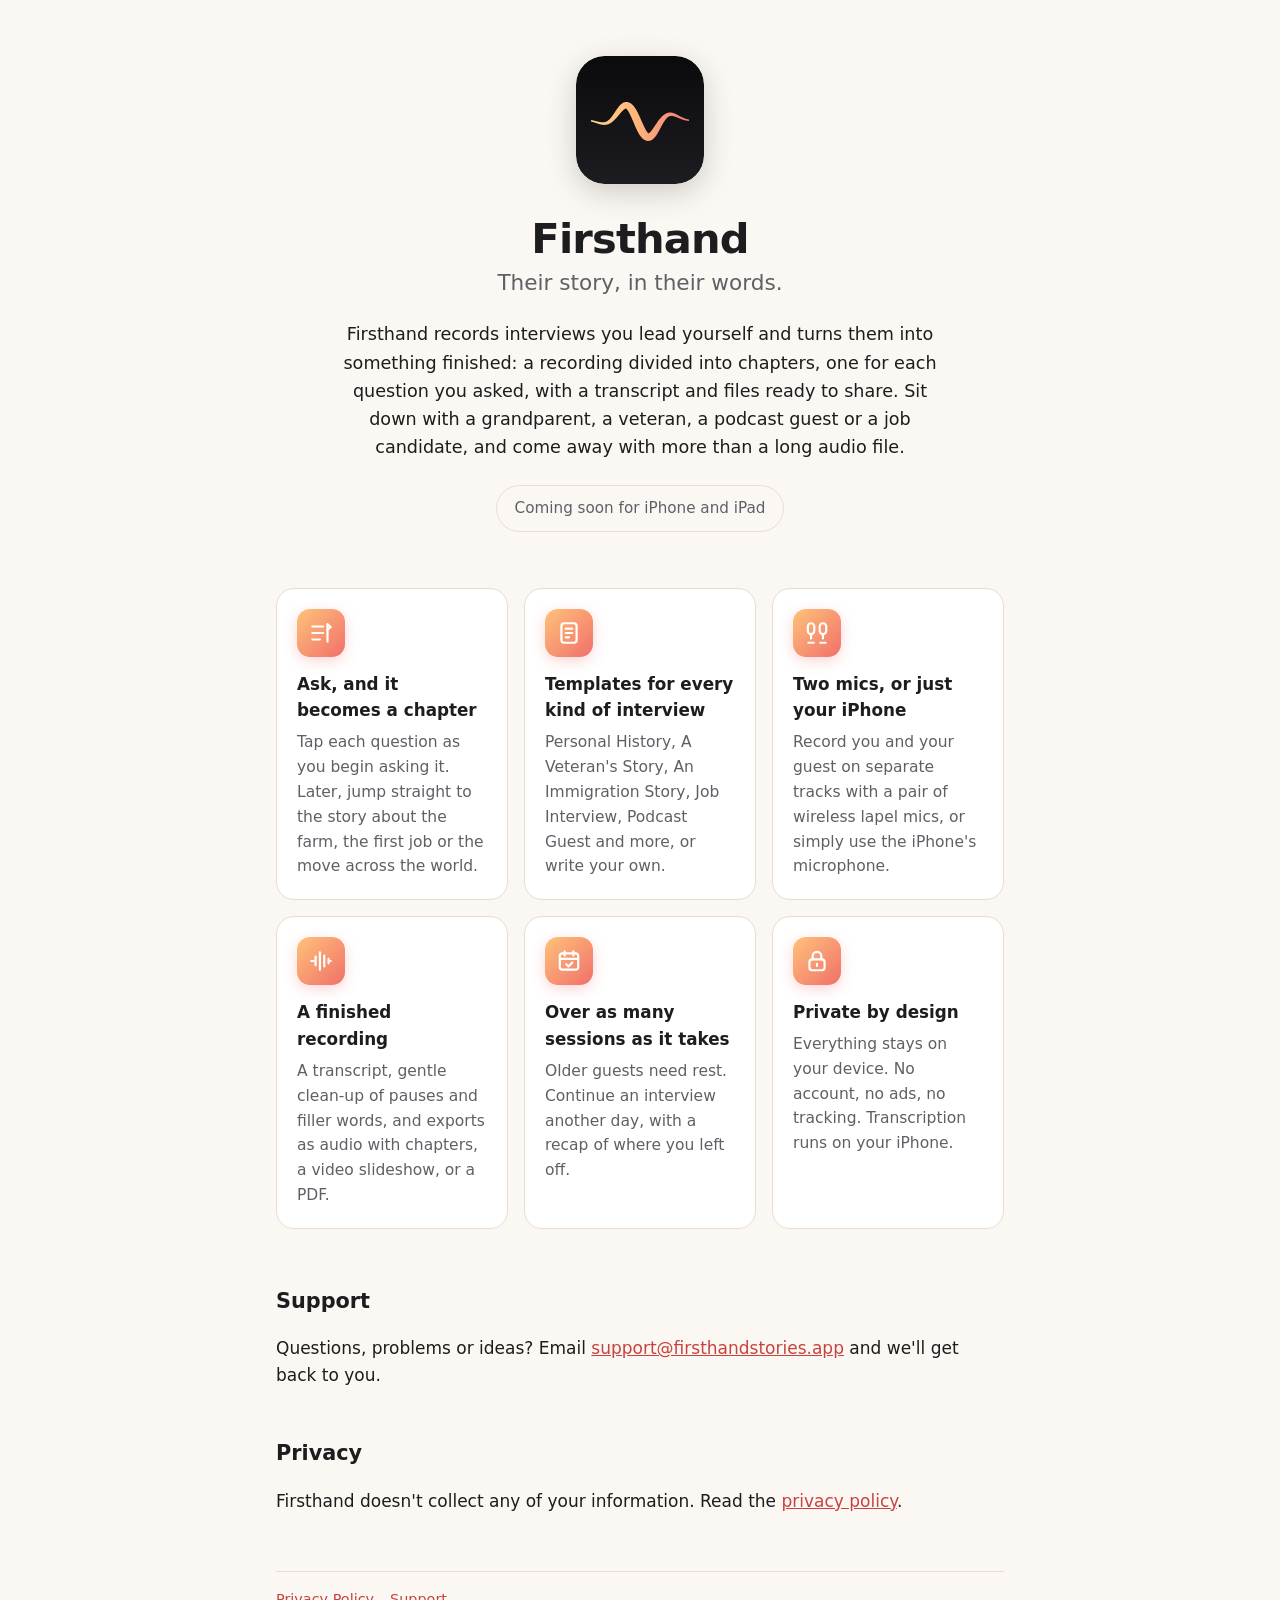
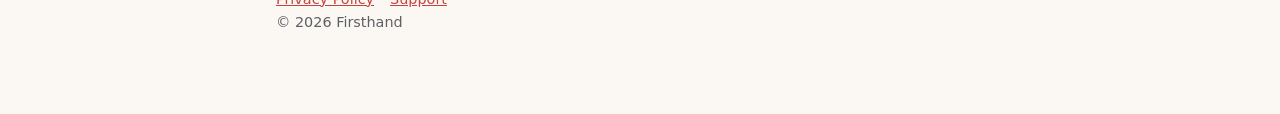
<file: index.html>
<!doctype html>
<html lang="en">
<head>
<meta charset="utf-8">
<meta name="viewport" content="width=device-width, initial-scale=1">
<title>Firsthand · Their story, in their words</title>
<meta name="description" content="Firsthand records interviews you lead yourself and turns them into a finished recording: chapters for each question, a transcript, and files ready to share. For iPhone and iPad.">
<link rel="icon" href="/icon.svg" type="image/svg+xml">
<style>
  :root { --bg: #fbf8f3; --fg: #1d1d1f; --muted: #5f5f66; --accent: #c8423f; --line: #e5ded3; --card: #ffffff; }
  @media (prefers-color-scheme: dark) {
    :root { --bg: #0b0b0d; --fg: #f2f2f4; --muted: #a3a3ab; --accent: #ff7462; --line: #2a2a30; --card: #16161a; }
  }
  * { box-sizing: border-box; }
  body { margin: 0; background: var(--bg); color: var(--fg);
         font: 17px/1.6 -apple-system, BlinkMacSystemFont, "Segoe UI", system-ui, sans-serif; }
  main { max-width: 760px; margin: 0 auto; padding: 56px 16px 80px; }
  .hero { text-align: center; }
  .hero img { width: 128px; height: 128px; border-radius: 28px; box-shadow: 0 8px 30px rgba(0,0,0,.18); }
  h1 { font-size: 2.6rem; line-height: 1.1; margin: 24px 0 4px; letter-spacing: -0.02em; }
  .tagline { font-size: 1.35rem; color: var(--muted); margin: 0 0 20px; }
  .lede { font-size: 1.1rem; max-width: 600px; margin: 0 auto; }
  .soon { display: inline-block; margin-top: 24px; padding: 10px 18px; border-radius: 999px;
          border: 1px solid var(--line); color: var(--muted); font-size: 0.95rem; }
  h2 { font-size: 1.3rem; margin: 0 0 6px; }
  .grid { display: grid; grid-template-columns: repeat(auto-fit, minmax(220px, 1fr)); gap: 16px; margin: 56px 0; }
  .card { background: var(--card); border: 1px solid var(--line); border-radius: 18px; padding: 20px; }
  .icon { width: 48px; height: 48px; border-radius: 13px; display: grid; place-items: center; margin-bottom: 14px;
          background: linear-gradient(135deg, #ffc27a, #f0706a); box-shadow: 0 4px 14px rgba(240,112,106,.28); }
  .icon svg { width: 26px; height: 26px; fill: none; stroke: #fff; stroke-width: 2; stroke-linecap: round; stroke-linejoin: round; }
  .card h2 { font-size: 1.05rem; }
  .card p { margin: 0; color: var(--muted); font-size: 0.97rem; }
  section { margin: 48px 0; }
  a { color: var(--accent); }
  footer { margin-top: 56px; border-top: 1px solid var(--line); padding-top: 16px; font-size: 0.9rem; color: var(--muted); }
  footer a { margin-right: 16px; }
</style>
</head>
<body>
<main>
  <div class="hero">
    <img src="/icon.svg" alt="The Firsthand icon: a warm voice line on black">
    <h1>Firsthand</h1>
    <p class="tagline">Their story, in their words.</p>
    <p class="lede">Firsthand records interviews you lead yourself and turns them into something finished: a recording divided into chapters, one for each question you asked, with a transcript and files ready to share. Sit down with a grandparent, a veteran, a podcast guest or a job candidate, and come away with more than a long audio file.</p>
    <span class="soon">Coming soon for iPhone and iPad</span>
  </div>

  <div class="grid">
    <div class="card">
      <div class="icon" aria-hidden="true"><svg viewBox="0 0 24 24"><path d="M4 6h10M4 12h10M4 18h7"/><path d="M18 4v16"/><path d="M18 4l3 2.5-3 2.5"/></svg></div>
      <h2>Ask, and it becomes a chapter</h2>
      <p>Tap each question as you begin asking it. Later, jump straight to the story about the farm, the first job or the move across the world.</p>
    </div>
    <div class="card">
      <div class="icon" aria-hidden="true"><svg viewBox="0 0 24 24"><rect x="5" y="3" width="14" height="18" rx="2.5"/><path d="M9 8h6M9 12h6M9 16h3"/></svg></div>
      <h2>Templates for every kind of interview</h2>
      <p>Personal History, A Veteran's Story, An Immigration Story, Job Interview, Podcast Guest and more, or write your own.</p>
    </div>
    <div class="card">
      <div class="icon" aria-hidden="true"><svg viewBox="0 0 24 24"><rect x="3.5" y="3" width="6" height="10" rx="3"/><rect x="14.5" y="3" width="6" height="10" rx="3"/><path d="M6.5 13v4M17.5 13v4M4 21h5M15 21h5"/></svg></div>
      <h2>Two mics, or just your iPhone</h2>
      <p>Record you and your guest on separate tracks with a pair of wireless lapel mics, or simply use the iPhone's microphone.</p>
    </div>
    <div class="card">
      <div class="icon" aria-hidden="true"><svg viewBox="0 0 24 24"><path d="M3 12h2M7 8v8M11 4v16M15 7v10M19 10v4M21 12h0"/></svg></div>
      <h2>A finished recording</h2>
      <p>A transcript, gentle clean-up of pauses and filler words, and exports as audio with chapters, a video slideshow, or a PDF.</p>
    </div>
    <div class="card">
      <div class="icon" aria-hidden="true"><svg viewBox="0 0 24 24"><rect x="3.5" y="5" width="17" height="15" rx="2.5"/><path d="M3.5 10h17M8 3v4M16 3v4"/><path d="M9.5 15l2 2 3.5-3.5"/></svg></div>
      <h2>Over as many sessions as it takes</h2>
      <p>Older guests need rest. Continue an interview another day, with a recap of where you left off.</p>
    </div>
    <div class="card">
      <div class="icon" aria-hidden="true"><svg viewBox="0 0 24 24"><rect x="5" y="10.5" width="14" height="10" rx="2.5"/><path d="M8 10.5V7.5a4 4 0 0 1 8 0v3"/><path d="M12 14.5v2"/></svg></div>
      <h2>Private by design</h2>
      <p>Everything stays on your device. No account, no ads, no tracking. Transcription runs on your iPhone.</p>
    </div>
  </div>

  <section>
    <h2>Support</h2>
    <p>Questions, problems or ideas? Email <a href="mailto:support@firsthandstories.app">support@firsthandstories.app</a> and we'll get back to you.</p>
  </section>

  <section>
    <h2>Privacy</h2>
    <p>Firsthand doesn't collect any of your information. Read the <a href="/privacy/">privacy policy</a>.</p>
  </section>

  <footer>
    <a href="/privacy/">Privacy Policy</a><a href="mailto:support@firsthandstories.app">Support</a>
    <div>© 2026 Firsthand</div>
  </footer>
</main>
</body>
</html>
</file>
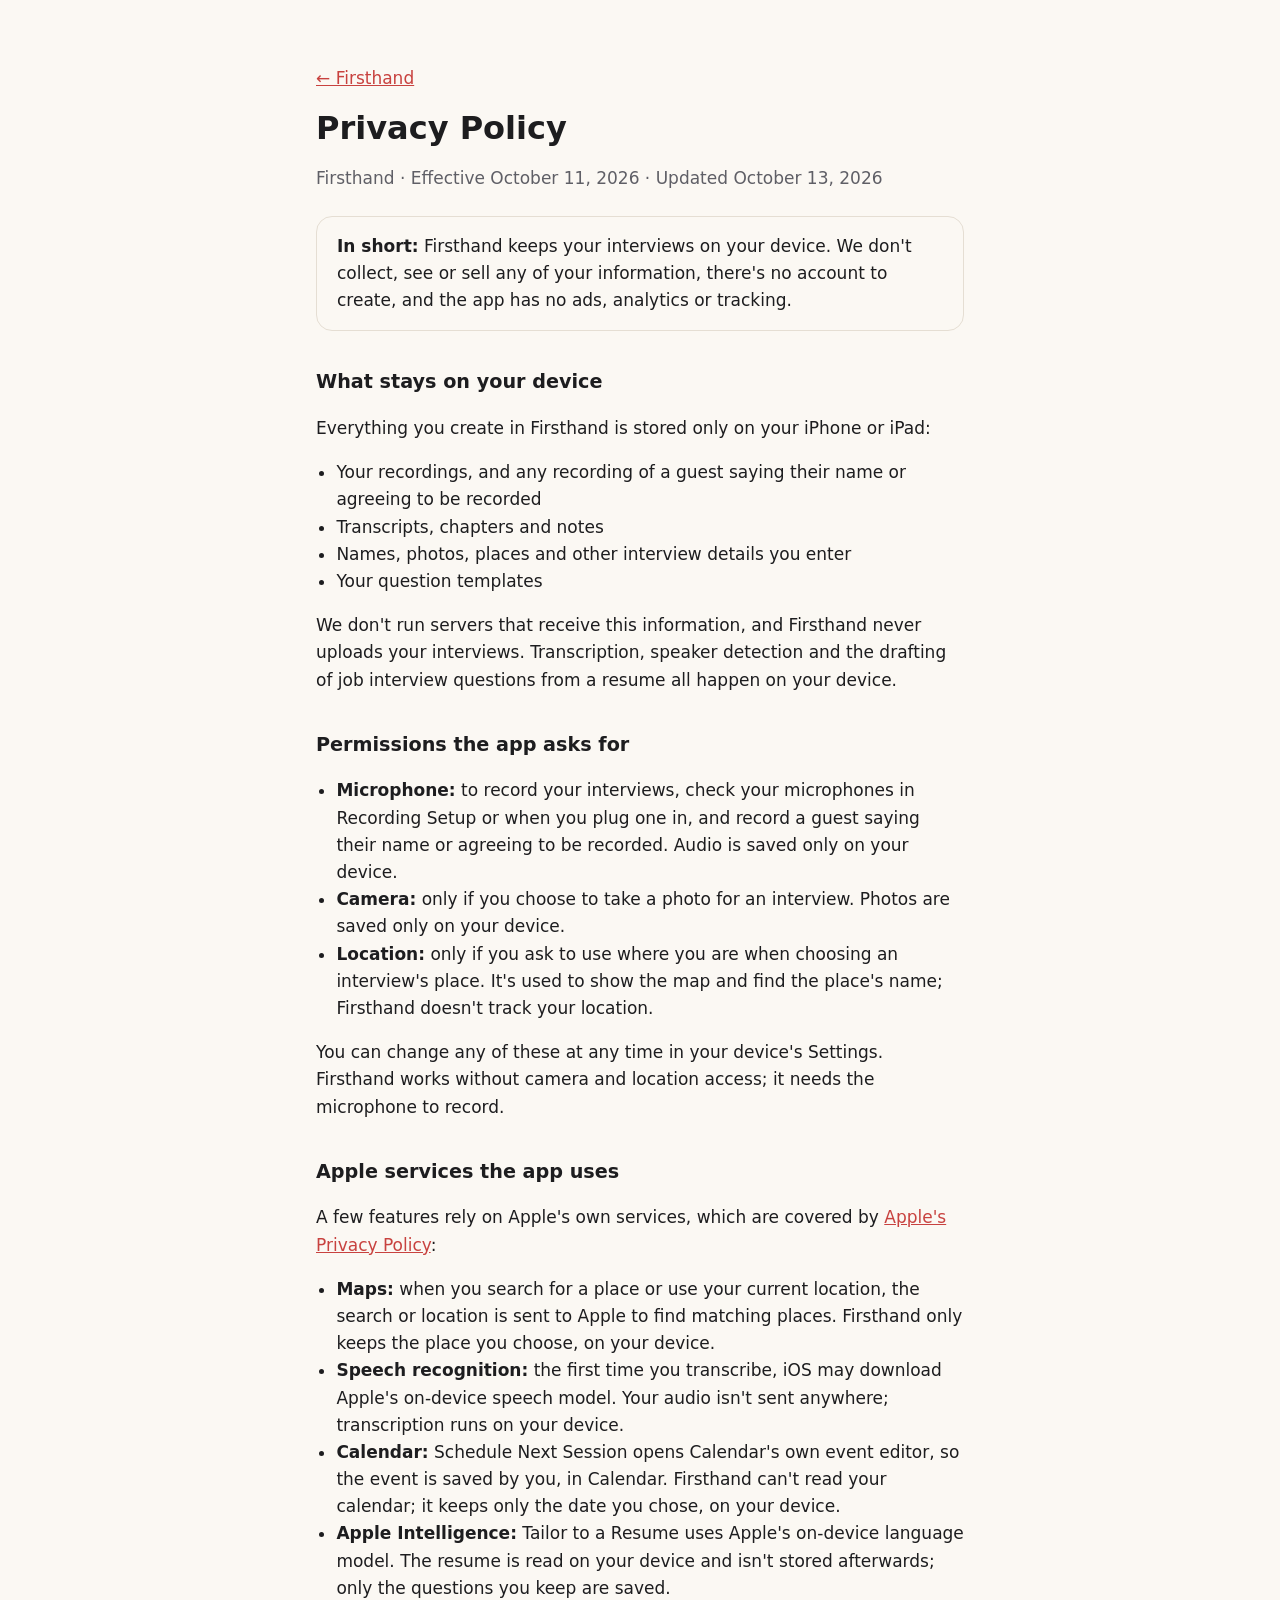
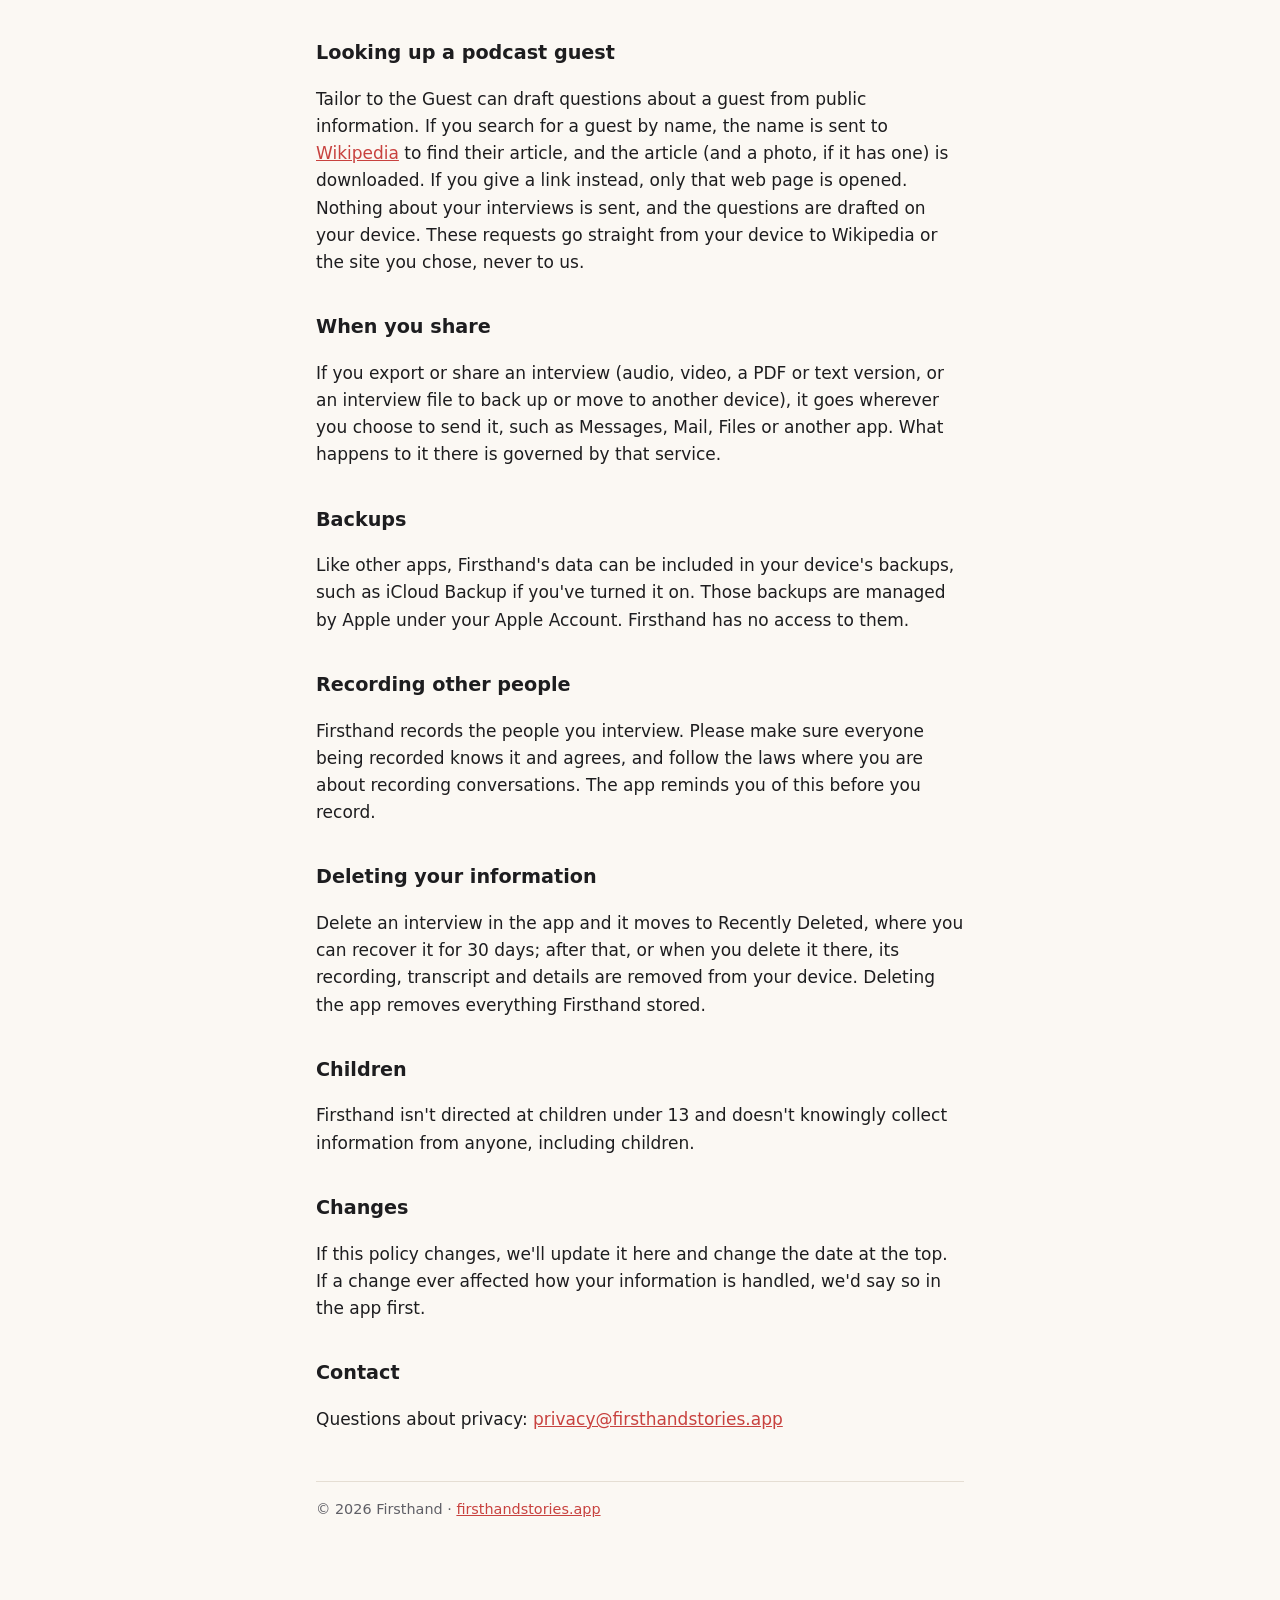
<file: privacy/index.html>
<!doctype html>
<html lang="en">
<head>
<meta charset="utf-8">
<meta name="viewport" content="width=device-width, initial-scale=1">
<title>Privacy Policy · Firsthand</title>
<link rel="icon" href="/icon.svg" type="image/svg+xml">
<meta name="description" content="How Firsthand handles your recordings and information: it all stays on your device.">
<style>
  :root { --bg: #fbf8f3; --fg: #1d1d1f; --muted: #5f5f66; --accent: #c8423f; --line: #e5ded3; }
  @media (prefers-color-scheme: dark) {
    :root { --bg: #0b0b0d; --fg: #f2f2f4; --muted: #a3a3ab; --accent: #ff7462; --line: #2a2a30; }
  }
  * { box-sizing: border-box; }
  body { margin: 0; background: var(--bg); color: var(--fg);
         font: 17px/1.6 -apple-system, BlinkMacSystemFont, "Segoe UI", system-ui, sans-serif; }
  main { max-width: 680px; margin: 0 auto; padding: 48px 16px 80px; }
  h1 { font-size: 2rem; line-height: 1.2; margin: 0 0 6px; }
  h2 { font-size: 1.2rem; margin: 36px 0 8px; }
  p, li { color: var(--fg); }
  .muted { color: var(--muted); }
  .summary { border: 1px solid var(--line); border-radius: 16px; padding: 16px 20px; margin: 24px 0; }
  .summary p { margin: 0; }
  a { color: var(--accent); }
  ul { padding-left: 1.2em; }
  footer { margin-top: 48px; border-top: 1px solid var(--line); padding-top: 16px; font-size: 0.9rem; }
</style>
</head>
<body>
<main>
  <p><a href="/">← Firsthand</a></p>
  <h1>Privacy Policy</h1>
  <p class="muted">Firsthand · Effective October 11, 2026 · Updated October 13, 2026</p>

  <div class="summary">
    <p><strong>In short:</strong> Firsthand keeps your interviews on your device. We don't collect, see or sell any of your information, there's no account to create, and the app has no ads, analytics or tracking.</p>
  </div>

  <h2>What stays on your device</h2>
  <p>Everything you create in Firsthand is stored only on your iPhone or iPad:</p>
  <ul>
    <li>Your recordings, and any recording of a guest saying their name or agreeing to be recorded</li>
    <li>Transcripts, chapters and notes</li>
    <li>Names, photos, places and other interview details you enter</li>
    <li>Your question templates</li>
  </ul>
  <p>We don't run servers that receive this information, and Firsthand never uploads your interviews. Transcription, speaker detection and the drafting of job interview questions from a resume all happen on your device.</p>

  <h2>Permissions the app asks for</h2>
  <ul>
    <li><strong>Microphone:</strong> to record your interviews, check your microphones in Recording Setup or when you plug one in, and record a guest saying their name or agreeing to be recorded. Audio is saved only on your device.</li>
    <li><strong>Camera:</strong> only if you choose to take a photo for an interview. Photos are saved only on your device.</li>
    <li><strong>Location:</strong> only if you ask to use where you are when choosing an interview's place. It's used to show the map and find the place's name; Firsthand doesn't track your location.</li>
  </ul>
  <p>You can change any of these at any time in your device's Settings. Firsthand works without camera and location access; it needs the microphone to record.</p>

  <h2>Apple services the app uses</h2>
  <p>A few features rely on Apple's own services, which are covered by <a href="https://www.apple.com/legal/privacy/">Apple's Privacy Policy</a>:</p>
  <ul>
    <li><strong>Maps:</strong> when you search for a place or use your current location, the search or location is sent to Apple to find matching places. Firsthand only keeps the place you choose, on your device.</li>
    <li><strong>Speech recognition:</strong> the first time you transcribe, iOS may download Apple's on-device speech model. Your audio isn't sent anywhere; transcription runs on your device.</li>
    <li><strong>Calendar:</strong> Schedule Next Session opens Calendar's own event editor, so the event is saved by you, in Calendar. Firsthand can't read your calendar; it keeps only the date you chose, on your device.</li>
    <li><strong>Apple Intelligence:</strong> Tailor to a Resume uses Apple's on-device language model. The resume is read on your device and isn't stored afterwards; only the questions you keep are saved.</li>
  </ul>

  <h2>Looking up a podcast guest</h2>
  <p>Tailor to the Guest can draft questions about a guest from public information. If you search for a guest by name, the name is sent to <a href="https://foundation.wikimedia.org/wiki/Policy:Privacy_policy">Wikipedia</a> to find their article, and the article (and a photo, if it has one) is downloaded. If you give a link instead, only that web page is opened. Nothing about your interviews is sent, and the questions are drafted on your device. These requests go straight from your device to Wikipedia or the site you chose, never to us.</p>

  <h2>When you share</h2>
  <p>If you export or share an interview (audio, video, a PDF or text version, or an interview file to back up or move to another device), it goes wherever you choose to send it, such as Messages, Mail, Files or another app. What happens to it there is governed by that service.</p>

  <h2>Backups</h2>
  <p>Like other apps, Firsthand's data can be included in your device's backups, such as iCloud Backup if you've turned it on. Those backups are managed by Apple under your Apple Account. Firsthand has no access to them.</p>

  <h2>Recording other people</h2>
  <p>Firsthand records the people you interview. Please make sure everyone being recorded knows it and agrees, and follow the laws where you are about recording conversations. The app reminds you of this before you record.</p>

  <h2>Deleting your information</h2>
  <p>Delete an interview in the app and it moves to Recently Deleted, where you can recover it for 30 days; after that, or when you delete it there, its recording, transcript and details are removed from your device. Deleting the app removes everything Firsthand stored.</p>

  <h2>Children</h2>
  <p>Firsthand isn't directed at children under 13 and doesn't knowingly collect information from anyone, including children.</p>

  <h2>Changes</h2>
  <p>If this policy changes, we'll update it here and change the date at the top. If a change ever affected how your information is handled, we'd say so in the app first.</p>

  <h2>Contact</h2>
  <p>Questions about privacy: <a href="mailto:privacy@firsthandstories.app">privacy@firsthandstories.app</a></p>

  <footer class="muted">© 2026 Firsthand · <a href="https://firsthandstories.app">firsthandstories.app</a></footer>
</main>
</body>
</html>
</file>
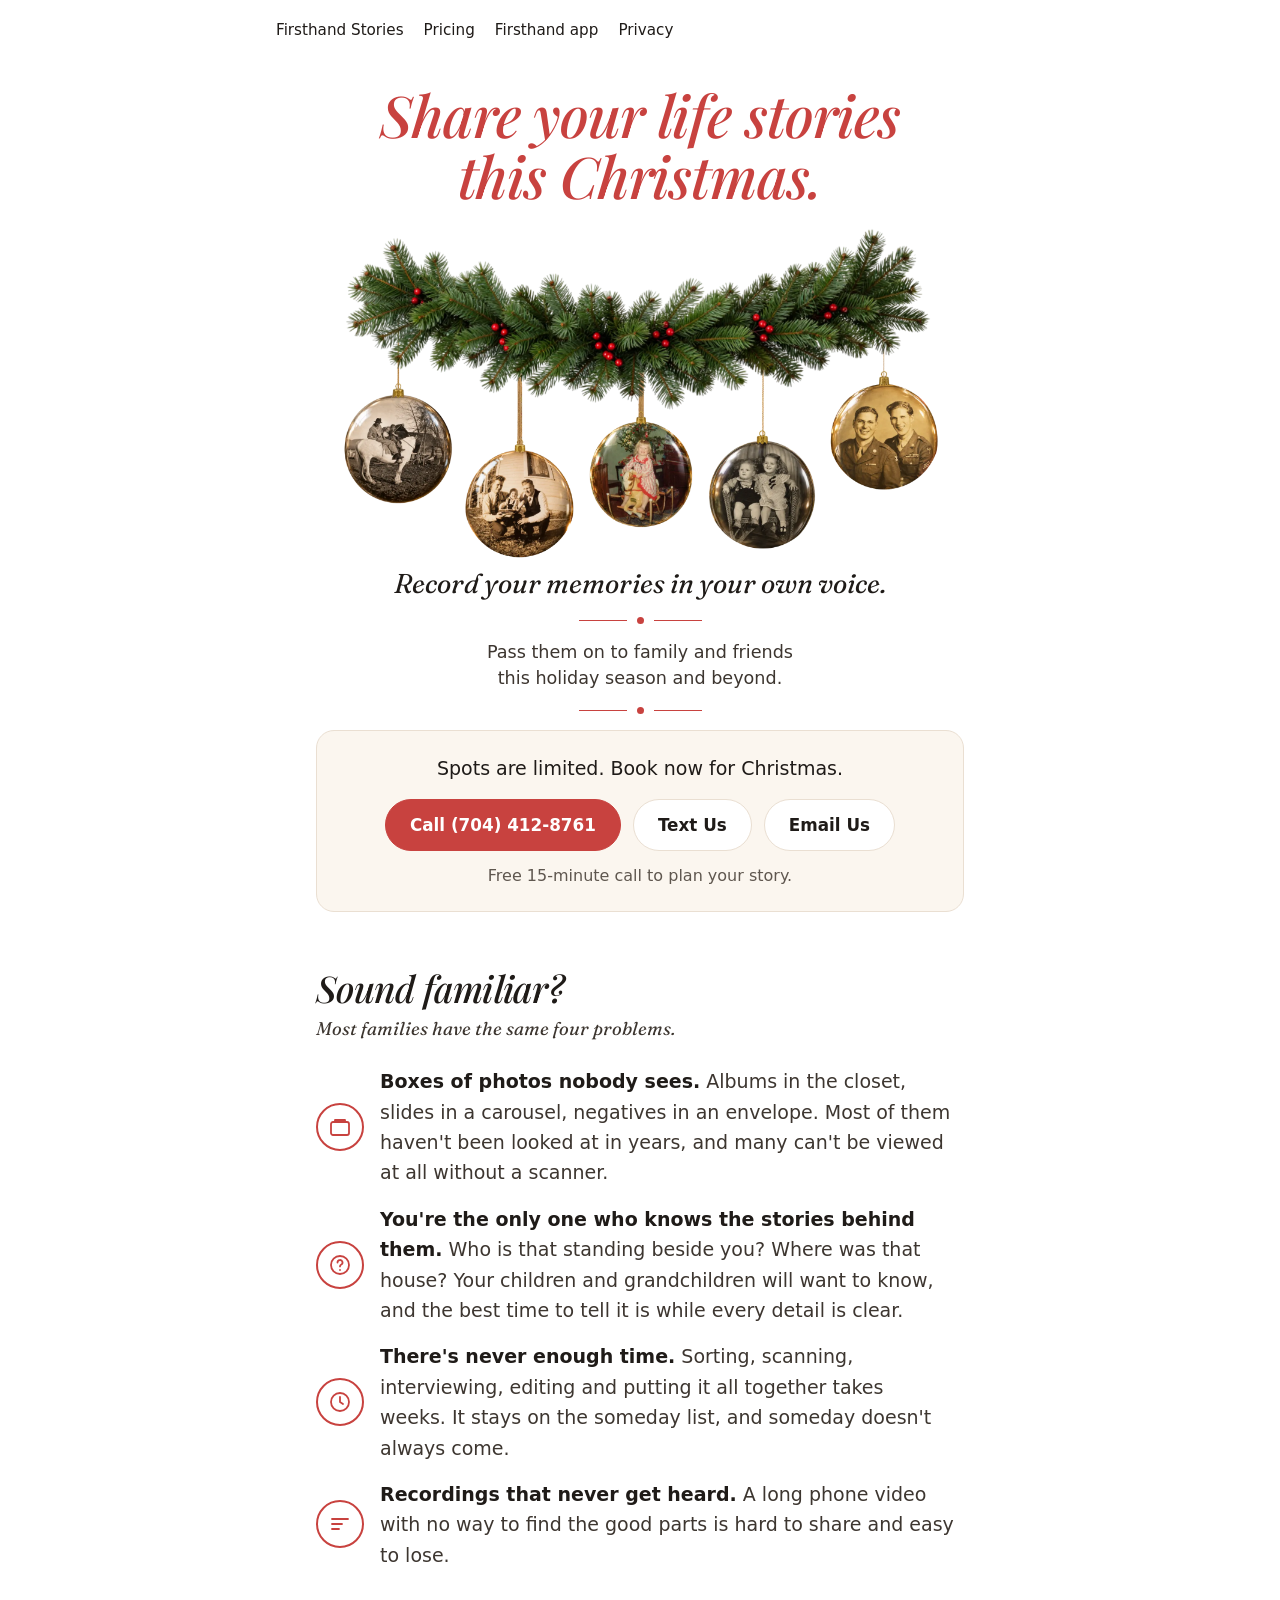
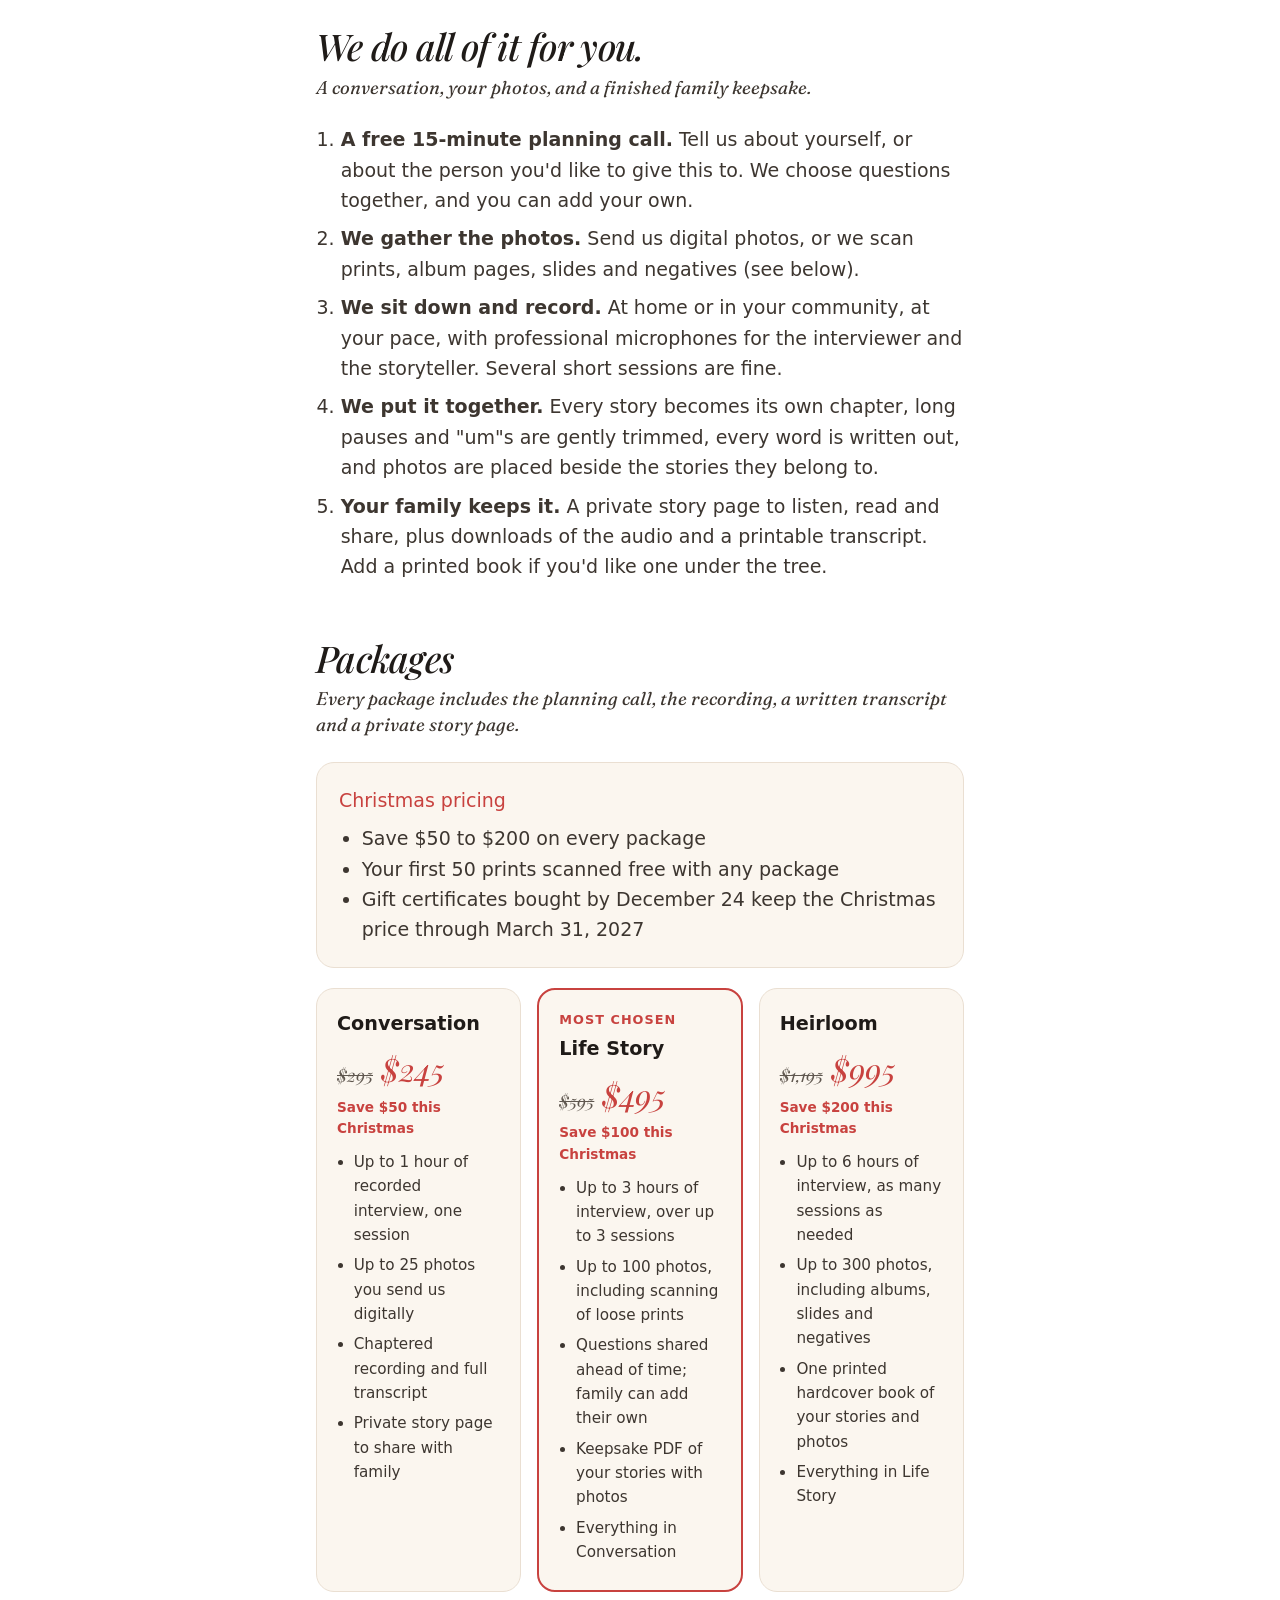
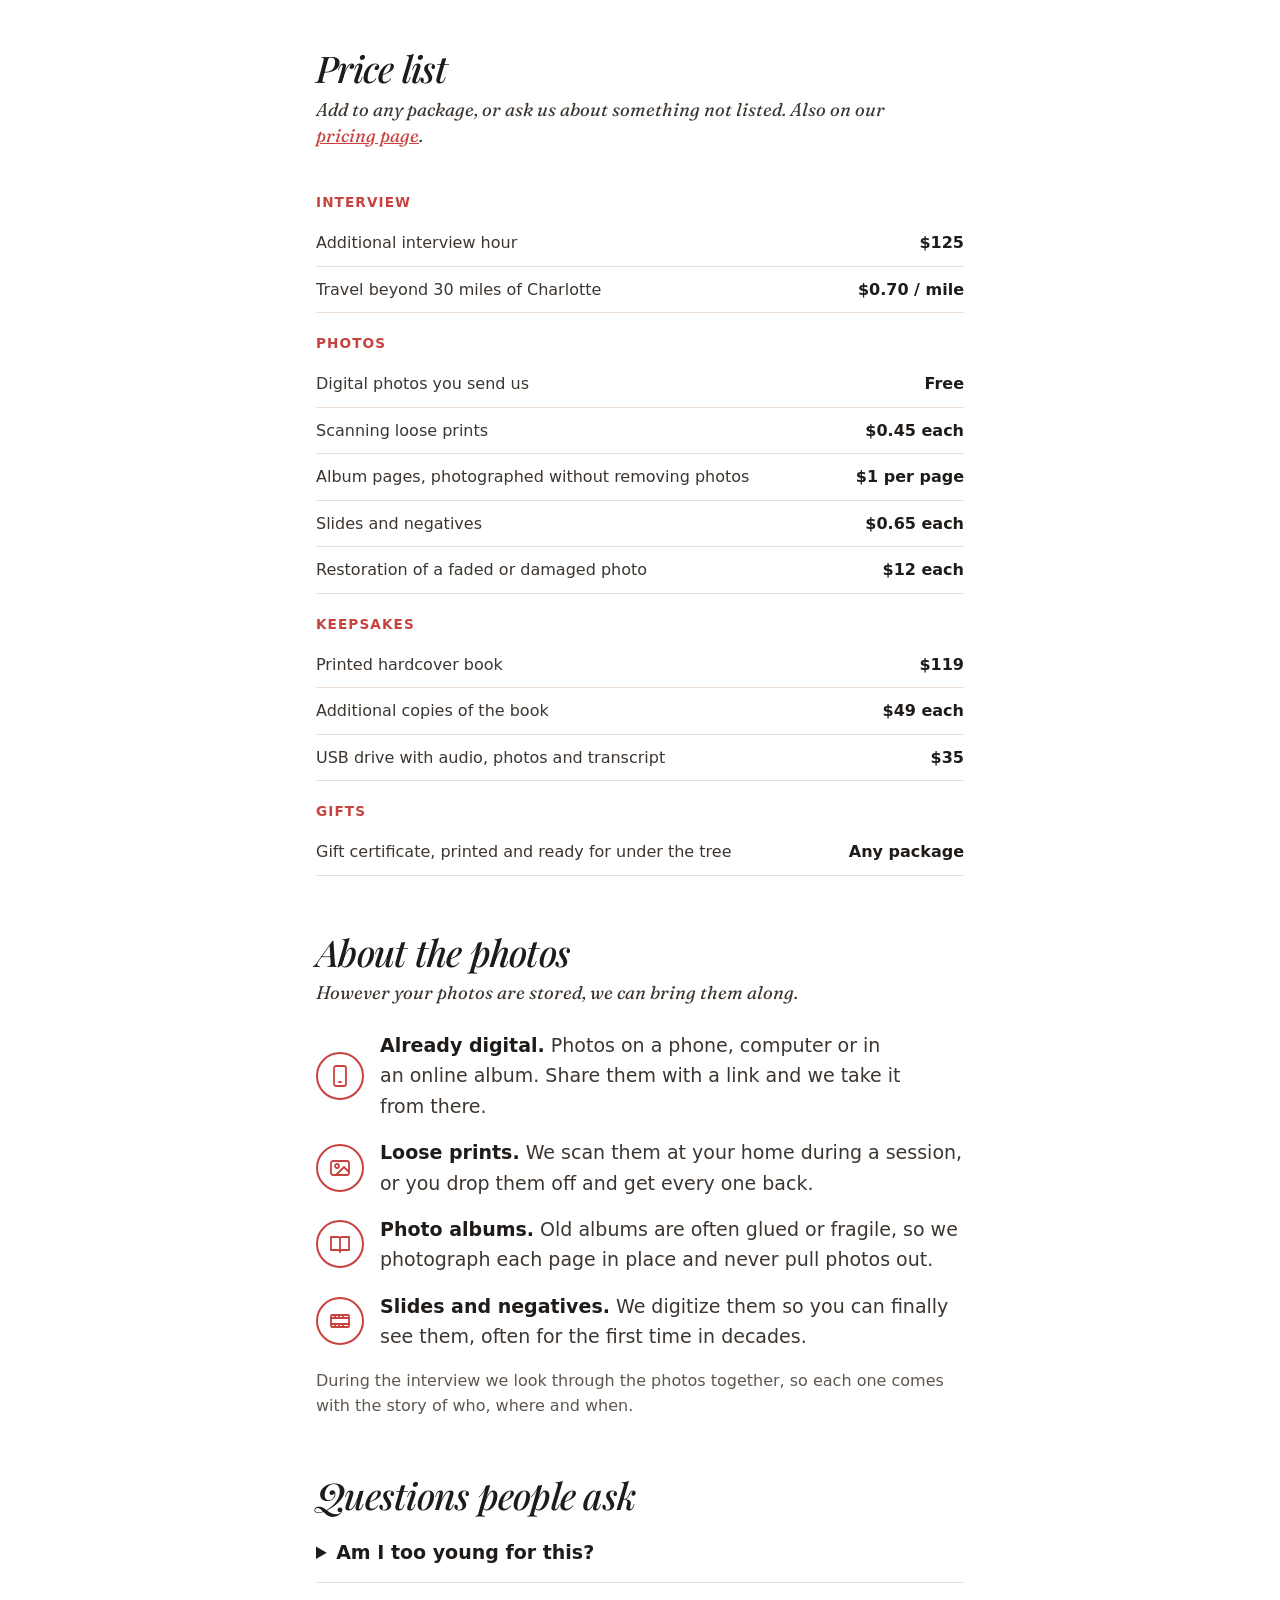
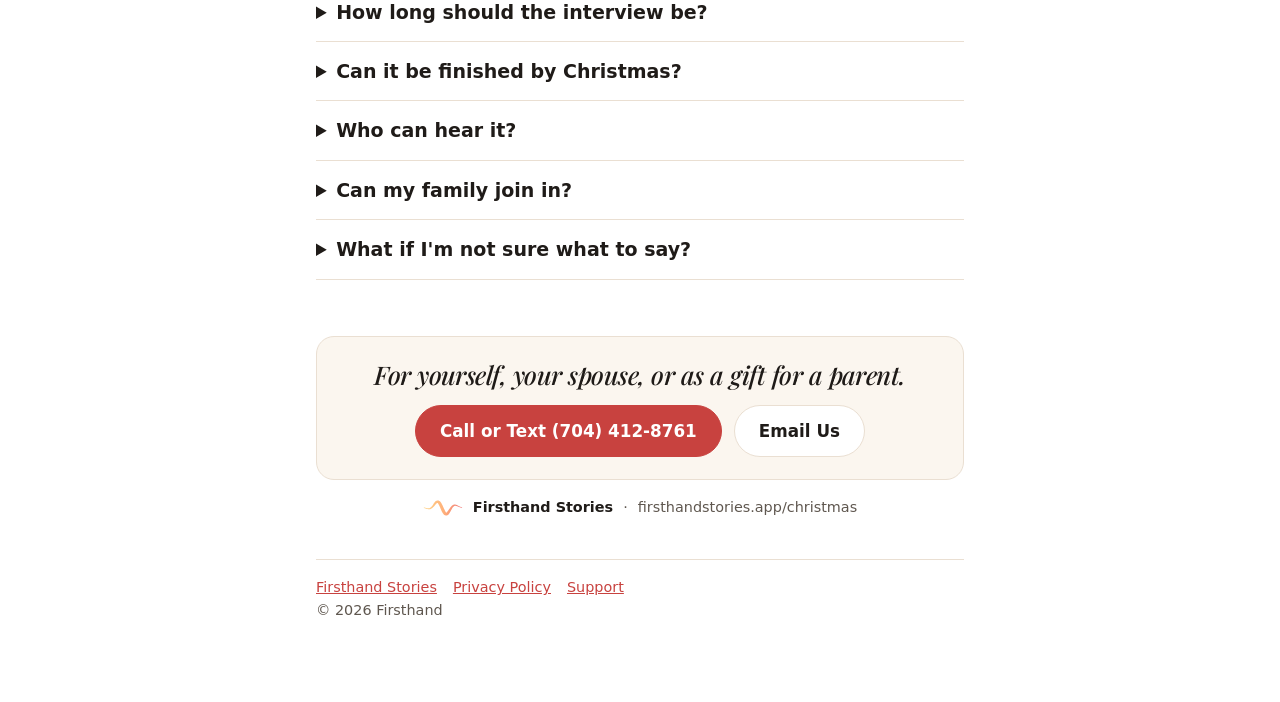
<file: public/christmas/index.html>
<!doctype html>
<html lang="en">
<head>
<meta charset="utf-8">
<meta name="viewport" content="width=device-width, initial-scale=1">
<title>Share Your Life Stories This Christmas · Firsthand Stories</title>
<meta name="description" content="Personal history interviews, photo scanning and printed books for Christmas: packages, prices and how it works. Free 15-minute call to plan your story.">
<link rel="icon" href="/icon.svg" type="image/svg+xml">
<link rel="preconnect" href="https://fonts.googleapis.com">
<link rel="preconnect" href="https://fonts.gstatic.com" crossorigin>
<link rel="stylesheet" href="https://fonts.googleapis.com/css2?family=Fraunces:ital,opsz,wght@1,9..144,400&amp;family=Playfair+Display:ital,wght@1,500;1,600&amp;display=swap">
<style>
  /* The door flier's look (Christmas 2026): Playfair italic headings, Fraunces italic lines, deep red, warm greys, cream boxes */
  :root { --bg: #ffffff; --fg: #1f1b18; --text: #3d3630; --muted: #5f574f; --accent: #c8423f; --on-accent: #ffffff;
          --line: #eadfd2; --box: #fbf6ef; }
  @media (prefers-color-scheme: dark) {
    :root { --bg: #0b0b0d; --fg: #f2eee9; --text: #d9d2ca; --muted: #a39b92; --accent: #ff7462; --on-accent: #0b0b0d;
            --line: #34302c; --box: #1a1714; }
  }
  * { box-sizing: border-box; }
  body { margin: 0; background: var(--bg); color: var(--fg);
         font: 19px/1.6 -apple-system, BlinkMacSystemFont, "Segoe UI", system-ui, sans-serif; }
  a { color: var(--accent); }
  :focus-visible { outline: 3px solid var(--accent); outline-offset: 3px; border-radius: 4px; }
  .site-header { max-width: 760px; margin: 0 auto; padding: 8px 8px 0; }
  .site-header ul { list-style: none; margin: 0; padding: 0; display: flex; flex-wrap: wrap; gap: 0 4px; }
  .site-header a { display: block; padding: 10px 8px; border-radius: 8px; color: var(--fg); text-decoration: none; font-size: 0.95rem; }
  .site-header a:hover { color: var(--accent); }
  main { max-width: 680px; margin: 0 auto; padding: 24px 16px 80px; }
  .serif-head { font-family: "Playfair Display", Georgia, serif; font-style: italic; font-weight: 500; letter-spacing: -0.02em; }
  .serif-line { font-family: Fraunces, Georgia, serif; font-style: italic; font-weight: 400; }
  .hero { text-align: center; }
  h1 { color: var(--accent); font-size: clamp(2.3rem, 8vw, 3.6rem); line-height: 1.05; margin: 8px 0 0; text-wrap: balance; }
  .garland { display: block; width: min(100%, 600px); height: auto; margin: 20px auto 8px; }
  .line1 { font-size: clamp(1.35rem, 4.5vw, 1.7rem); line-height: 1.3; margin: 0; }
  .line2 { color: var(--text); font-size: 1.1rem; line-height: 1.45; margin: 0; text-wrap: pretty; }
  .divider { display: flex; align-items: center; justify-content: center; gap: 10px; margin: 16px 0; }
  .divider span { width: 48px; height: 1px; background: var(--accent); }
  .divider i { width: 7px; height: 7px; border-radius: 50%; background: var(--accent); }
  .box { background: var(--box); border: 1px solid var(--line); border-radius: 18px; padding: 22px; text-align: center; margin: 8px 0 0; }
  .box p { margin: 0; }
  .box .lead { font-weight: 500; }
  .box .small { color: var(--muted); font-size: 1rem; margin-top: 12px; }
  .actions { display: flex; flex-wrap: wrap; gap: 12px; justify-content: center; margin: 16px 0 0; }
  .actions a { display: inline-flex; align-items: center; justify-content: center; min-height: 52px; padding: 0 24px; border-radius: 999px;
               font-weight: 600; font-size: 1.05rem; text-decoration: none; border: 1px solid var(--line); color: var(--fg); background: var(--bg); }
  .actions a.primary { background: var(--accent); border-color: var(--accent); color: var(--on-accent); }
  h2 { font-size: clamp(1.8rem, 6vw, 2.3rem); line-height: 1.1; margin: 56px 0 8px; }
  .sub { color: var(--text); font-size: 1.15rem; line-height: 1.4; margin: 0 0 24px; text-wrap: pretty; }
  .rows { display: grid; gap: 16px; }
  .row { display: flex; gap: 16px; align-items: center; }
  .row .ic { flex: none; width: 48px; height: 48px; border-radius: 50%; border: 2px solid var(--accent); display: grid; place-items: center; }
  .row .ic svg { width: 24px; height: 24px; fill: none; stroke: var(--accent); stroke-width: 1.8; stroke-linecap: round; stroke-linejoin: round; }
  .row p { margin: 0; color: var(--text); text-wrap: pretty; }
  .row strong { color: var(--fg); }
  ol { padding-left: 1.3em; margin: 0; color: var(--text); }
  ol li { margin: 0 0 8px; }
  .closing { margin-top: 56px; }
  .closing .serif-head { font-size: 1.6rem; line-height: 1.2; color: var(--fg); margin: 0 0 4px; text-wrap: balance; }
  .brandline { display: flex; align-items: center; justify-content: center; gap: 10px; margin-top: 16px; color: var(--muted); font-size: 0.9rem; }
  .brandline { flex-wrap: wrap; row-gap: 2px; }
  .brandline strong, .brandline span { white-space: nowrap; }
  .brandline strong { color: var(--fg); }
  .brandline svg { width: 40px; height: 16px; }
  .plans { display: grid; gap: 16px; }
  @media (min-width: 640px) { .plans { grid-template-columns: repeat(3, 1fr); } main.wide-ok { max-width: 900px; } }
  .plan { background: var(--box); border: 1px solid var(--line); border-radius: 18px; padding: 20px; }
  .plan.featured { border: 2px solid var(--accent); }
  .plan h3 { margin: 0; font-size: 1.2rem; }
  .plan .tag { margin: 0 0 4px; color: var(--accent); font-size: 0.8rem; font-weight: 600; text-transform: uppercase; letter-spacing: 0.08em; }
  .plan .price { font-family: "Playfair Display", Georgia, serif; font-style: italic; font-size: 2rem; margin: 4px 0 8px; color: var(--accent); }
  .plan ul { margin: 0; padding-left: 1.1em; color: var(--text); font-size: 0.95rem; }
  .plan li { margin-bottom: 6px; }
  .prices { width: 100%; border-collapse: collapse; font-size: 1rem; }
  .prices th { text-align: left; padding: 20px 0 6px; color: var(--accent); font-size: 0.85rem; text-transform: uppercase; letter-spacing: 0.08em; }
  .prices td { padding: 10px 0; border-bottom: 1px solid var(--line); color: var(--text); vertical-align: top; }
  .prices td:last-child { text-align: right; white-space: nowrap; padding-left: 16px; color: var(--fg); font-weight: 600; }
  .plan .price s { color: var(--muted); font-size: 1.1rem; }
  .plan .save { margin: -6px 0 10px; font-size: 0.85rem; font-weight: 600; color: var(--accent); }
  .offer { text-align: left; margin: 0 0 20px; }
  .offer .lead { color: var(--accent); }
  .offer ul { margin: 8px 0 0; padding-left: 1.2em; color: var(--text); }
  .note { color: var(--muted); font-size: 1rem; margin: 16px 0 0; }
  details { border-bottom: 1px solid var(--line); }
  summary { cursor: pointer; padding: 14px 0; min-height: 44px; font-weight: 600; }
  details p { margin: 0 0 16px; color: var(--text); }
  footer { margin-top: 40px; border-top: 1px solid var(--line); padding-top: 16px; font-size: 0.9rem; color: var(--muted); }
  footer a { margin-right: 16px; }
</style>
</head>
<body>
<header class="site-header">
  <nav aria-label="Site"><ul><li><a href="/">Firsthand Stories</a></li><li><a href="/pricing/">Pricing</a></li><li><a href="/app/">Firsthand app</a></li><li><a href="/privacy/">Privacy</a></li></ul></nav>
</header>
<main>
  <div class="hero">
    <h1 class="serif-head">Share your life stories this Christmas.</h1>
    <img class="garland" src="garland.webp" width="2000" height="1108" alt="A pine garland with five glass ornaments, each printed with an old family photo">
    <p class="line1 serif-line">Record your memories in your own voice.</p>
    <div class="divider" aria-hidden="true"><span></span><i></i><span></span></div>
    <p class="line2">Pass them on to family and friends<br>this holiday season and beyond.</p>
    <div class="divider" aria-hidden="true"><span></span><i></i><span></span></div>
  </div>

  <div class="box">
    <p class="lead">Spots are limited. Book now for Christmas.</p>
    <div class="actions">
      <a class="primary" href="tel:+17044128761">Call (704) 412-8761</a>
      <a href="sms:+17044128761">Text Us</a>
      <a href="mailto:support@firsthandstories.app?subject=Recording%20my%20story">Email Us</a>
    </div>
    <p class="small">Free 15-minute call to plan your story.</p>
  </div>

  <h2 class="serif-head">Sound familiar?</h2>
  <p class="sub serif-line">Most families have the same four problems.</p>
  <div class="rows">
    <div class="row">
      <div class="ic" aria-hidden="true"><svg viewBox="0 0 24 24"><rect x="3" y="7" width="18" height="13" rx="2"/><path d="M7 7V5h10v2"/></svg></div>
      <p><strong>Boxes of photos nobody sees.</strong> Albums in the closet, slides in a carousel, negatives in an envelope. Most of them haven't been looked at in years, and many can't be viewed at all without a scanner.</p>
    </div>
    <div class="row">
      <div class="ic" aria-hidden="true"><svg viewBox="0 0 24 24"><circle cx="12" cy="12" r="9"/><path d="M9.5 9.5a2.5 2.5 0 1 1 3.5 2.3c-.6.3-1 .9-1 1.6M12 17h.01"/></svg></div>
      <p><strong>You're the only one who knows the stories behind them.</strong> Who is that standing beside you? Where was that house? Your children and grandchildren will want to know, and the best time to tell it is while every detail is clear.</p>
    </div>
    <div class="row">
      <div class="ic" aria-hidden="true"><svg viewBox="0 0 24 24"><circle cx="12" cy="12" r="9"/><path d="M12 7v5l3 2"/></svg></div>
      <p><strong>There's never enough time.</strong> Sorting, scanning, interviewing, editing and putting it all together takes weeks. It stays on the someday list, and someday doesn't always come.</p>
    </div>
    <div class="row">
      <div class="ic" aria-hidden="true"><svg viewBox="0 0 24 24"><path d="M4 7h16M4 12h10M4 17h7"/></svg></div>
      <p><strong>Recordings that never get heard.</strong> A long phone video with no way to find the good parts is hard to share and easy to lose.</p>
    </div>
  </div>

  <h2 class="serif-head">We do all of it for you.</h2>
  <p class="sub serif-line">A conversation, your photos, and a finished family keepsake.</p>
  <ol>
    <li><strong>A free 15-minute planning call.</strong> Tell us about yourself, or about the person you'd like to give this to. We choose questions together, and you can add your own.</li>
    <li><strong>We gather the photos.</strong> Send us digital photos, or we scan prints, album pages, slides and negatives (see below).</li>
    <li><strong>We sit down and record.</strong> At home or in your community, at your pace, with professional microphones for the interviewer and the storyteller. Several short sessions are fine.</li>
    <li><strong>We put it together.</strong> Every story becomes its own chapter, long pauses and "um"s are gently trimmed, every word is written out, and photos are placed beside the stories they belong to.</li>
    <li><strong>Your family keeps it.</strong> A private story page to listen, read and share, plus downloads of the audio and a printable transcript. Add a printed book if you'd like one under the tree.</li>
  </ol>

  <h2 class="serif-head">Packages</h2>
  <p class="sub serif-line">Every package includes the planning call, the recording, a written transcript and a private story page.</p>
  <div class="box offer">
    <p class="lead">Christmas pricing</p>
    <ul>
      <li>Save $50 to $200 on every package</li>
      <li>Your first 50 prints scanned free with any package</li>
      <li>Gift certificates bought by December 24 keep the Christmas price through March 31, 2027</li>
    </ul>
  </div>

  <div class="plans">
    <div class="plan">
      <h3>Conversation</h3>
      <p class="price"><s>$295</s> $245</p><p class="save">Save $50 this Christmas</p>
      <ul>
        <li>Up to 1 hour of recorded interview, one session</li>
        <li>Up to 25 photos you send us digitally</li>
        <li>Chaptered recording and full transcript</li>
        <li>Private story page to share with family</li>
      </ul>
    </div>
    <div class="plan featured">
      <p class="tag">Most chosen</p>
      <h3>Life Story</h3>
      <p class="price"><s>$595</s> $495</p><p class="save">Save $100 this Christmas</p>
      <ul>
        <li>Up to 3 hours of interview, over up to 3 sessions</li>
        <li>Up to 100 photos, including scanning of loose prints</li>
        <li>Questions shared ahead of time; family can add their own</li>
        <li>Keepsake PDF of your stories with photos</li>
        <li>Everything in Conversation</li>
      </ul>
    </div>
    <div class="plan">
      <h3>Heirloom</h3>
      <p class="price"><s>$1,195</s> $995</p><p class="save">Save $200 this Christmas</p>
      <ul>
        <li>Up to 6 hours of interview, as many sessions as needed</li>
        <li>Up to 300 photos, including albums, slides and negatives</li>
        <li>One printed hardcover book of your stories and photos</li>
        <li>Everything in Life Story</li>
      </ul>
    </div>
  </div>

  <h2 class="serif-head">Price list</h2>
  <p class="sub serif-line">Add to any package, or ask us about something not listed. Also on our <a href="/pricing/">pricing page</a>.</p>
  <table class="prices">
    <tbody>
      <tr><th colspan="2">Interview</th></tr>
      <tr><td>Additional interview hour</td><td>$125</td></tr>
      <tr><td>Travel beyond 30 miles of Charlotte</td><td>$0.70 / mile</td></tr>
      <tr><th colspan="2">Photos</th></tr>
      <tr><td>Digital photos you send us</td><td>Free</td></tr>
      <tr><td>Scanning loose prints</td><td>$0.45 each</td></tr>
      <tr><td>Album pages, photographed without removing photos</td><td>$1 per page</td></tr>
      <tr><td>Slides and negatives</td><td>$0.65 each</td></tr>
      <tr><td>Restoration of a faded or damaged photo</td><td>$12 each</td></tr>
      <tr><th colspan="2">Keepsakes</th></tr>
      <tr><td>Printed hardcover book</td><td>$119</td></tr>
      <tr><td>Additional copies of the book</td><td>$49 each</td></tr>
      <tr><td>USB drive with audio, photos and transcript</td><td>$35</td></tr>
      <tr><th colspan="2">Gifts</th></tr>
      <tr><td>Gift certificate, printed and ready for under the tree</td><td>Any package</td></tr>
    </tbody>
  </table>

  <h2 class="serif-head">About the photos</h2>
  <p class="sub serif-line">However your photos are stored, we can bring them along.</p>
  <div class="rows">
    <div class="row"><div class="ic" aria-hidden="true"><svg viewBox="0 0 24 24"><rect x="6" y="2" width="12" height="20" rx="2"/><path d="M11 18h2"/></svg></div>
      <p><strong>Already digital.</strong> Photos on a phone, computer or in an online album. Share them with a link and we take it from there.</p></div>
    <div class="row"><div class="ic" aria-hidden="true"><svg viewBox="0 0 24 24"><rect x="3" y="5" width="18" height="14" rx="2"/><circle cx="9" cy="10" r="2"/><path d="M21 16l-5-5-8 8"/></svg></div>
      <p><strong>Loose prints.</strong> We scan them at your home during a session, or you drop them off and get every one back.</p></div>
    <div class="row"><div class="ic" aria-hidden="true"><svg viewBox="0 0 24 24"><path d="M3 5h7a2 2 0 0 1 2 2v13a2 2 0 0 0-2-2H3zM21 5h-7a2 2 0 0 0-2 2v13a2 2 0 0 1 2-2h7z"/></svg></div>
      <p><strong>Photo albums.</strong> Old albums are often glued or fragile, so we photograph each page in place and never pull photos out.</p></div>
    <div class="row"><div class="ic" aria-hidden="true"><svg viewBox="0 0 24 24"><rect x="3" y="6" width="18" height="12" rx="1"/><path d="M3 9h18M3 15h18M7 6v3M11 6v3M15 6v3M7 15v3M11 15v3M15 15v3"/></svg></div>
      <p><strong>Slides and negatives.</strong> We digitize them so you can finally see them, often for the first time in decades.</p></div>
  </div>
  <p class="note">During the interview we look through the photos together, so each one comes with the story of who, where and when.</p>

  <h2 class="serif-head">Questions people ask</h2>
  <details><summary>Am I too young for this?</summary><p>No. Most people tell their story best in their 50s, 60s and 70s, while names, dates and details come easily. You can always add more chapters later.</p></details>
  <details><summary>How long should the interview be?</summary><p>An hour covers the highlights. Three hours tells a life story, from childhood to today. Longer conversations are best split into sessions of an hour or so, so nobody gets tired.</p></details>
  <details><summary>Can it be finished by Christmas?</summary><p>Yes, if the interview is recorded by mid-December. If not, give a gift certificate and we'll record in the new year.</p></details>
  <details><summary>Who can hear it?</summary><p>Only the people you choose. Your story page is private, and the recording belongs to your family.</p></details>
  <details><summary>Can my family join in?</summary><p>Yes. Family can send questions ahead of time, sit in on the interview, or add photos of their own.</p></details>
  <details><summary>What if I'm not sure what to say?</summary><p>You see the questions ahead of time and can skip any of them. It feels like a relaxed conversation, not a performance.</p></details>

  <div class="box closing">
    <p class="serif-head">For yourself, your spouse, or as a gift for a parent.</p>
    <div class="actions">
      <a class="primary" href="tel:+17044128761">Call or Text (704) 412-8761</a>
      <a href="mailto:support@firsthandstories.app?subject=Recording%20my%20story">Email Us</a>
    </div>
  </div>

  <div class="brandline"><svg viewBox="110 360 805 328" aria-hidden="true"><defs><linearGradient id="fhVoice" gradientUnits="userSpaceOnUse" x1="0" y1="0" x2="1024" y2="0"><stop offset="0.12" stop-color="#FFD58A"/><stop offset="0.5" stop-color="#FFB27A"/><stop offset="0.88" stop-color="#F07A7A"/></linearGradient></defs><path fill="url(#fhVoice)" d="M119 524L126 526L134 528L142 530L149 532L157 535L165 538L173 540L181 543L189 545L197 547L205 549L214 550L222 551L231 551L240 550L249 548L259 545L268 541L277 536L286 530L295 522L304 514L313 506L322 496L331 486L339 476L348 466L356 457L364 448L372 439L380 432L386 426L393 423L397 421L400 421L401 421L402 422L404 424L407 427L412 432L417 440L424 451L430 464L437 478L444 494L452 511L459 529L467 547L475 565L483 583L491 600L500 616L509 631L518 644L528 656L540 667L554 675L570 679L587 678L602 673L615 666L625 656L635 645L643 633L651 621L659 608L666 594L674 581L681 567L688 554L695 542L701 531L708 520L715 511L721 503L727 496L733 491L739 487L744 484L750 482L756 480L762 480L768 480L775 481L783 482L790 485L798 487L806 490L814 494L822 497L830 500L838 503L846 506L854 509L862 512L871 514L879 516L887 518L895 519L903 520L905 508L900 507L892 506L885 504L877 502L870 499L862 496L855 493L847 490L840 486L832 482L824 478L817 474L809 470L801 466L793 462L785 458L776 456L767 453L758 452L748 452L738 454L728 457L718 461L708 467L698 474L689 483L680 492L670 503L662 515L653 527L644 539L636 552L627 565L619 577L611 588L603 598L596 607L589 614L583 618L579 620L578 620L579 619L580 619L579 618L575 615L570 609L564 601L558 590L551 576L544 561L536 545L528 528L520 510L512 492L504 474L496 456L487 440L478 424L469 410L459 398L448 387L437 378L423 371L408 368L394 369L380 373L368 380L358 388L349 397L341 407L333 417L326 428L318 439L311 450L304 461L297 471L290 481L283 490L276 498L270 505L263 511L257 516L250 521L244 524L237 527L231 529L224 530L217 530L210 530L202 530L195 529L187 527L180 526L172 524L164 522L156 520L148 518L140 516L132 514L124 513L121 512Z"/></svg><strong>Firsthand Stories</strong><span>·</span><span>firsthandstories.app/christmas</span></div>

  <footer>
    <a href="/">Firsthand Stories</a><a href="/privacy/">Privacy Policy</a><a href="mailto:support@firsthandstories.app">Support</a>
    <div>© 2026 Firsthand</div>
  </footer>
</main>
</body>
</html>
</file>
